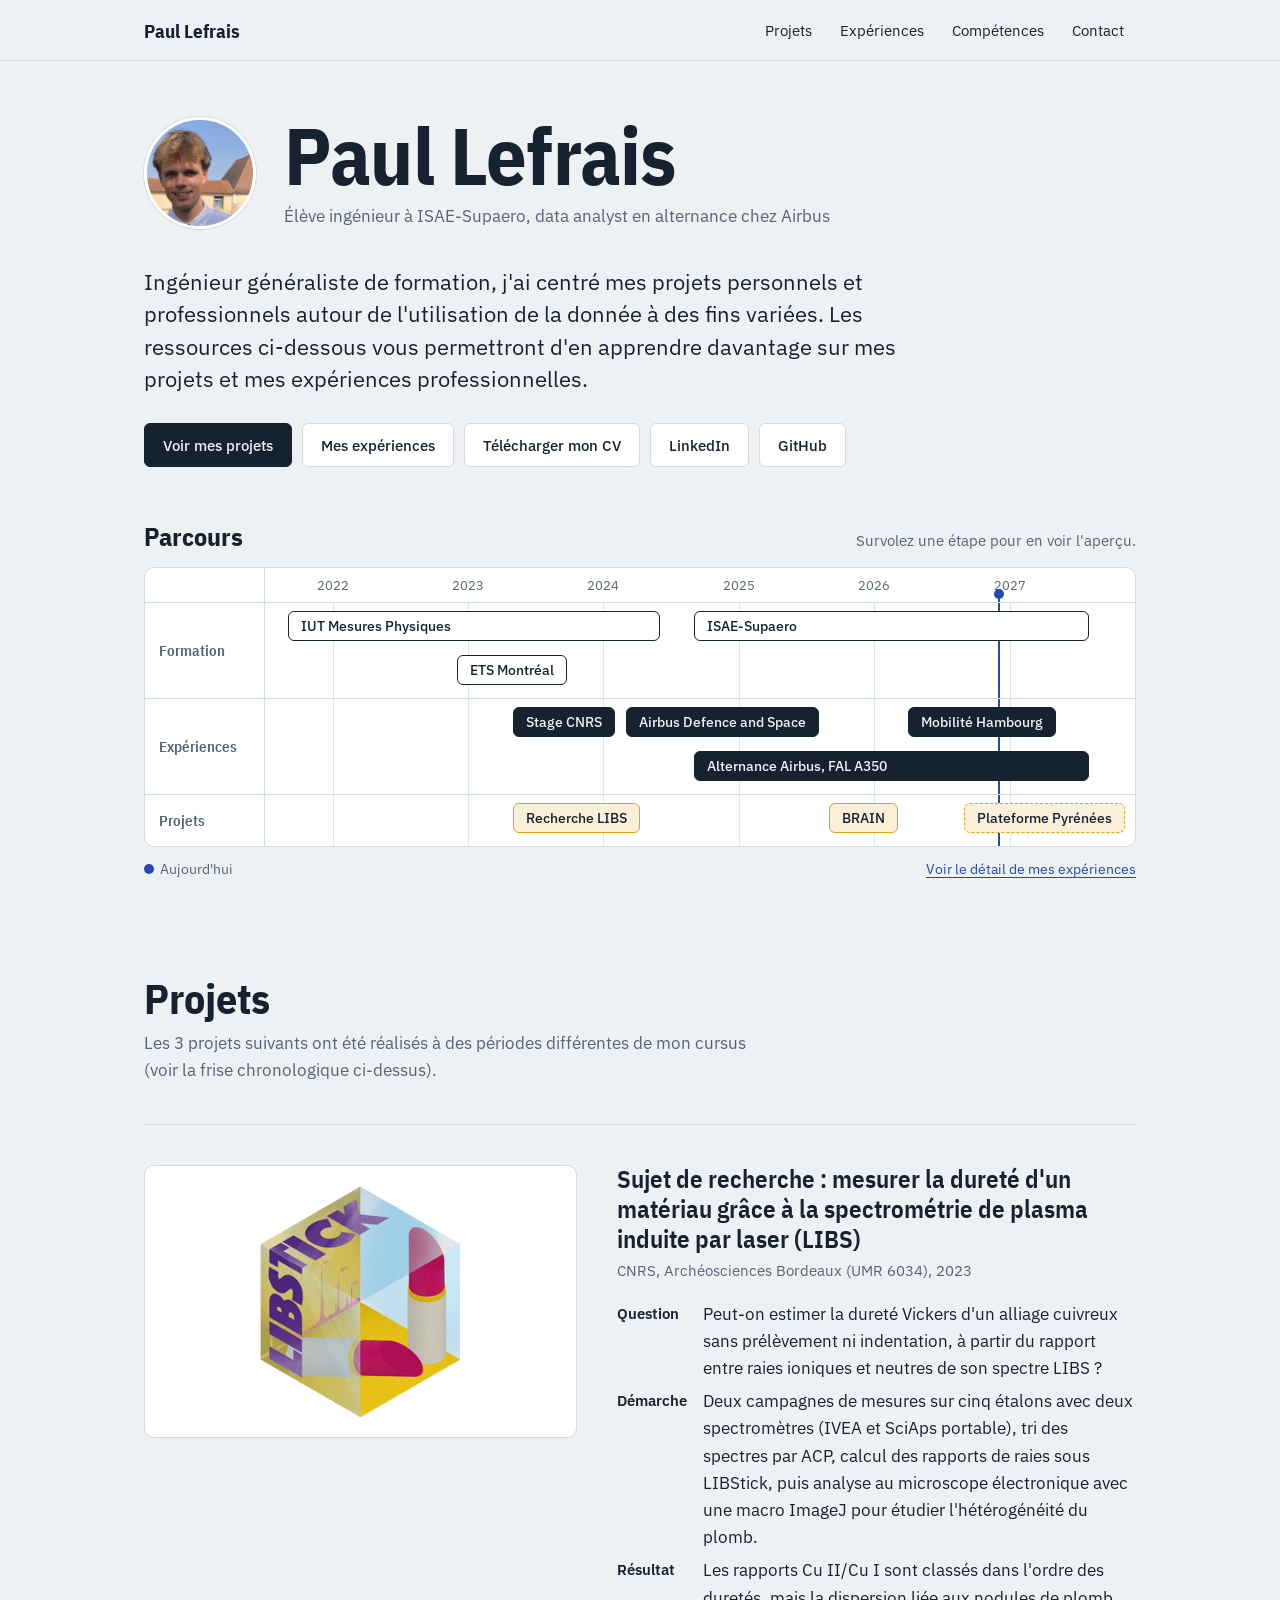
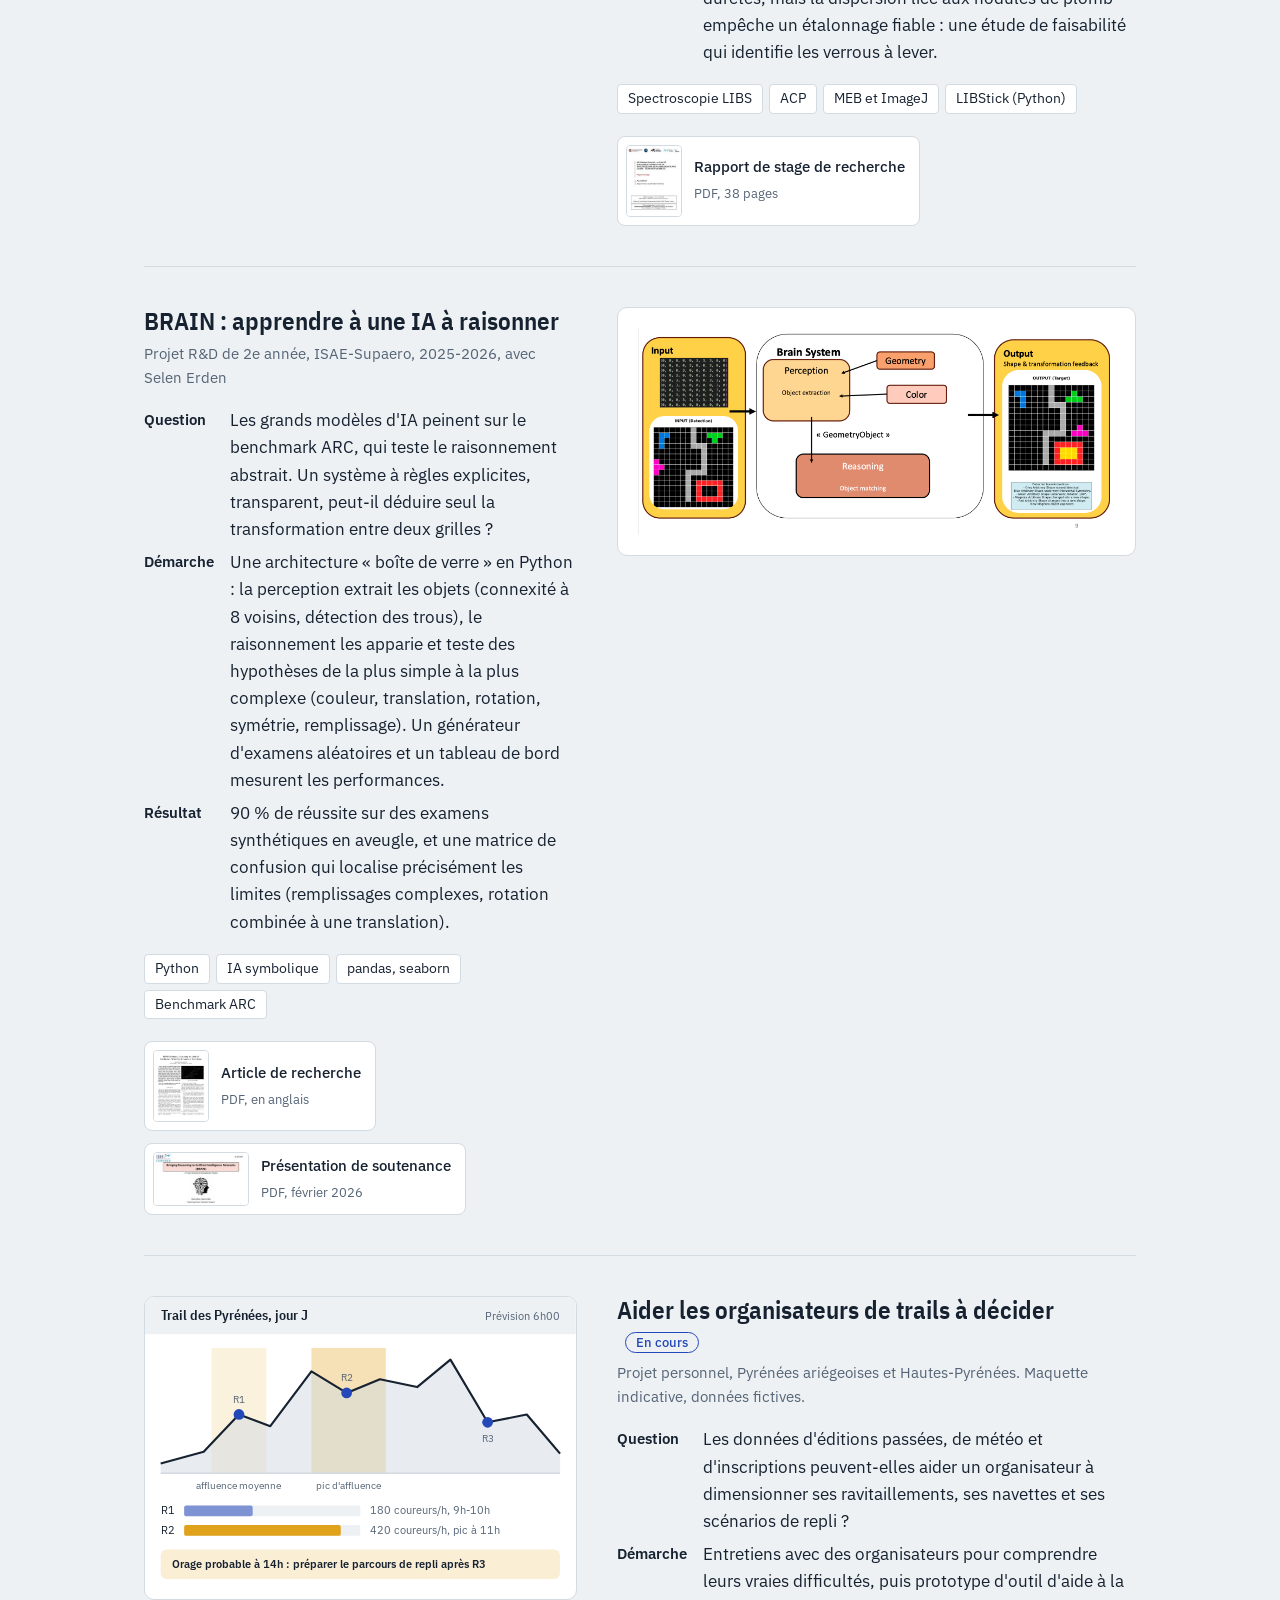
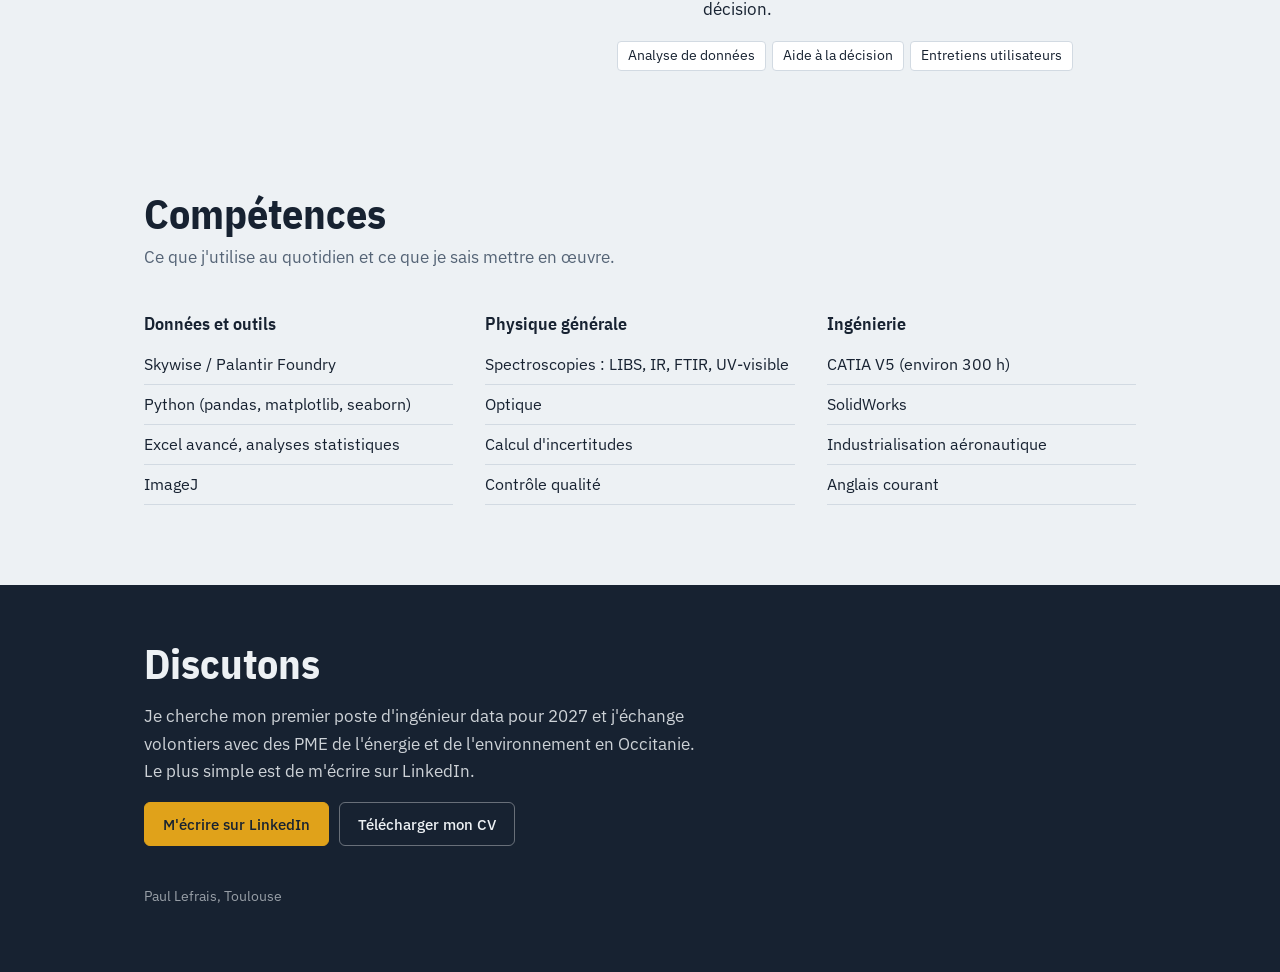
<file: index.html>
<!DOCTYPE html>
<html lang="fr">
<head>
<meta charset="utf-8">
<meta name="viewport" content="width=device-width, initial-scale=1, viewport-fit=cover">
<title>Paul Lefrais | Étudiant ingénieur, Data Analyst chez Airbus</title>
<meta name="description" content="Élève ingénieur à ISAE-Supaero et data analyst en alternance chez Airbus. Projets : dureté des métaux par LIBS, raisonnement en IA, aide à la décision pour les trails pyrénéens.">
<meta property="og:title" content="Paul Lefrais | Étudiant ingénieur, Data Analyst chez Airbus">
<meta property="og:description" content="Élève ingénieur ISAE-Supaero, data analyst en alternance chez Airbus.">
<meta property="og:image" content="photo.jpg">
<link rel="icon" href="data:image/svg+xml,<svg xmlns='http://www.w3.org/2000/svg' viewBox='0 0 32 32'><rect width='32' height='32' rx='6' fill='%23172231'/><path d='M4 24 L10 24 L13 10 L16 24 L19 18 L22 24 L28 24' stroke='%23F2B632' stroke-width='2.5' fill='none'/></svg>">
<link rel="preconnect" href="https://fonts.googleapis.com">
<link rel="preconnect" href="https://fonts.gstatic.com" crossorigin>
<link href="https://fonts.googleapis.com/css2?family=IBM+Plex+Sans+Condensed:wght@500;600;700&family=IBM+Plex+Sans:ital,wght@0,400;0,500;0,600;1,400&display=swap" rel="stylesheet">
<link rel="stylesheet" href="style.css">
</head>
<body>

<!-- ============ Barre de navigation (identique sur les deux pages) ============ -->
<header class="topbar">
  <div class="wrap">
    <a class="brand" href="index.html">Paul Lefrais</a>
    <nav class="menu" aria-label="Navigation principale">
      <a href="index.html#projets">Projets</a>
      <a href="experiences.html">Expériences</a>
      <a href="index.html#competences">Compétences</a>
      <a href="index.html#contact">Contact</a>
    </nav>
  </div>
</header>

<div class="hero"><div class="wrap">
  <div class="id">
    <img src="photo.jpg" alt="Photo de Paul Lefrais" width="112" height="112">
    <div>
      <h1>Paul Lefrais</h1>
      <p class="role">Élève ingénieur à ISAE-Supaero, data analyst en alternance chez Airbus</p>
    </div>
  </div>
  <p class="pitch">Ingénieur généraliste de formation, j'ai centré mes projets personnels et professionnels autour de l'utilisation de la donnée à des fins variées. Les ressources ci-dessous vous permettront d'en apprendre davantage sur mes projets et mes expériences professionnelles.</p>
  <div class="actions">
    <a class="btn primary" href="#projets">Voir mes projets</a>
    <a class="btn" href="experiences.html">Mes expériences</a>
    <a class="btn" href="cv.pdf" download>Télécharger mon CV</a>
    <a class="btn" href="https://www.linkedin.com/in/paullefrais" target="_blank" rel="noopener">LinkedIn</a>
    <a class="btn" href="https://github.com/paullefrais" target="_blank" rel="noopener">GitHub</a>
  </div>

  <!-- ============ Frise chronologique ============ -->
  <div class="frise-head">
    <h2>Parcours</h2>
    <p class="hint-desk">Survolez une étape pour en voir l'aperçu.</p>
  </div>
  <div class="frise">
    <div class="lanes" id="lanes"></div>
    <div class="track-scroll" id="track-scroll"><div class="track" id="track"></div></div>
  </div>
  <p class="frise-foot">
    <span><span class="today-key"></span>Aujourd'hui<span class="swipe">. Faites glisser la frise et touchez une étape.</span></span>
    <a href="experiences.html">Voir le détail de mes expériences</a>
  </p>
</div></div>

<!-- Carte d'aperçu, remplie par le script en bas de page -->
<div class="peek" id="peek" hidden>
  <button class="peek-close" id="peek-close" type="button" aria-label="Fermer l'aperçu">×</button>
  <img id="peek-img" alt="">
  <div class="peek-body">
    <p class="peek-kind" id="peek-kind"></p>
    <h3 id="peek-title"></h3>
    <p id="peek-text"></p>
    <a class="more" id="peek-link" href="#">Lire le détail</a>
  </div>
</div>

<main>
<section id="projets"><div class="wrap">
  <h2>Projets</h2>
  <p class="lede">Les 3 projets suivants ont été réalisés à des périodes différentes de mon cursus (voir la frise chronologique ci-dessus).</p>

  <article class="project" id="projet-libs">
    <div class="fig logo"><img src="images/libstick.png" alt="Logo de l'application LIBStick" width="240" height="277" loading="lazy"></div>
    <div>
      <h3>Sujet de recherche : mesurer la dureté d'un matériau grâce à la spectrométrie de plasma induite par laser (LIBS)</h3>
      <p class="ctx">CNRS, Archéosciences Bordeaux (UMR 6034), 2023</p>
      <dl>
        <dt>Question</dt><dd>Peut-on estimer la dureté Vickers d'un alliage cuivreux sans prélèvement ni indentation, à partir du rapport entre raies ioniques et neutres de son spectre LIBS ?</dd>
        <dt>Démarche</dt><dd>Deux campagnes de mesures sur cinq étalons avec deux spectromètres (IVEA et SciAps portable), tri des spectres par ACP, calcul des rapports de raies sous LIBStick, puis analyse au microscope électronique avec une macro ImageJ pour étudier l'hétérogénéité du plomb.</dd>
        <dt>Résultat</dt><dd>Les rapports Cu II/Cu I sont classés dans l'ordre des duretés, mais la dispersion liée aux nodules de plomb empêche un étalonnage fiable : une étude de faisabilité qui identifie les verrous à lever.</dd>
      </dl>
      <ul class="tools"><li>Spectroscopie LIBS</li><li>ACP</li><li>MEB et ImageJ</li><li>LIBStick (Python)</li></ul>
      <!-- Documents : chaque lien s'affiche automatiquement dès que le fichier existe dans le dossier docs/ -->
      <div class="docs">
        <a class="doc" data-doc href="docs/libs-rapport.pdf" target="_blank" rel="noopener">
          <img class="doc-thumb" src="docs/libs-rapport.jpg" alt="" data-type="PDF">
          <span><strong>Rapport de stage de recherche</strong><small>PDF, 38 pages</small></span>
        </a>
      </div>
    </div>
  </article>

  <article class="project" id="projet-brain">
    <div class="fig"><img src="images/brain.png" alt="Schéma du système BRAIN : une grille d'entrée passe par un module de perception (géométrie, couleur) puis un module de raisonnement qui produit la grille de sortie" width="1762" height="766" loading="lazy"></div>
    <div>
      <h3>BRAIN : apprendre à une IA à raisonner</h3>
      <p class="ctx">Projet R&amp;D de 2e année, ISAE-Supaero, 2025-2026, avec Selen Erden</p>
      <dl>
        <dt>Question</dt><dd>Les grands modèles d'IA peinent sur le benchmark ARC, qui teste le raisonnement abstrait. Un système à règles explicites, transparent, peut-il déduire seul la transformation entre deux grilles ?</dd>
        <dt>Démarche</dt><dd>Une architecture « boîte de verre » en Python : la perception extrait les objets (connexité à 8 voisins, détection des trous), le raisonnement les apparie et teste des hypothèses de la plus simple à la plus complexe (couleur, translation, rotation, symétrie, remplissage). Un générateur d'examens aléatoires et un tableau de bord mesurent les performances.</dd>
        <dt>Résultat</dt><dd>90 % de réussite sur des examens synthétiques en aveugle, et une matrice de confusion qui localise précisément les limites (remplissages complexes, rotation combinée à une translation).</dd>
      </dl>
      <ul class="tools"><li>Python</li><li>IA symbolique</li><li>pandas, seaborn</li><li>Benchmark ARC</li></ul>
      <div class="docs">
        <a class="doc" data-doc href="docs/brain-rapport.pdf" target="_blank" rel="noopener">
          <img class="doc-thumb" src="docs/brain-rapport.jpg" alt="" data-type="PDF">
          <span><strong>Article de recherche</strong><small>PDF, en anglais</small></span>
        </a>
        <a class="doc" data-doc href="docs/brain-presentation.pdf" target="_blank" rel="noopener">
          <img class="doc-thumb wide" src="docs/brain-presentation.jpg" alt="" data-type="PDF">
          <span><strong>Présentation de soutenance</strong><small>PDF, février 2026</small></span>
        </a>
      </div>
    </div>
  </article>

  <article class="project" id="projet-pyrenees">
    <div class="fig dash">
      <svg viewBox="0 0 440 300" role="img" aria-label="Maquette de l'outil : profil d'altitude du trail avec zones d'affluence prévue aux ravitaillements et alerte météo">
        <rect x="0" y="0" width="440" height="300" fill="var(--paper)"/>
        <rect x="0" y="0" width="440" height="38" fill="var(--mist)"/>
        <text x="16" y="24" font-family="IBM Plex Sans Condensed, Arial Narrow, sans-serif" font-weight="600" font-size="14" fill="var(--ink)">Trail des Pyrénées, jour J</text>
        <text x="424" y="24" text-anchor="end" font-family="IBM Plex Sans, sans-serif" font-size="11" fill="var(--muted)">Prévision 6h00</text>
        <rect x="68" y="52" width="56" height="128" fill="var(--signal)" opacity=".14"/>
        <rect x="170" y="52" width="76" height="128" fill="var(--signal)" opacity=".32"/>
        <path d="M16 170 L60 158 L96 120 L128 132 L170 76 L206 98 L240 84 L278 92 L312 64 L350 128 L390 120 L424 160 L424 180 L16 180 Z" fill="var(--rule)" opacity=".5"/>
        <path d="M16 170 L60 158 L96 120 L128 132 L170 76 L206 98 L240 84 L278 92 L312 64 L350 128 L390 120 L424 160" fill="none" stroke="var(--ink)" stroke-width="2.2" stroke-linejoin="round"/>
        <line x1="16" y1="180" x2="424" y2="180" stroke="var(--rule)" stroke-width="1.5"/>
        <g font-family="IBM Plex Sans, sans-serif" font-size="10.5" fill="var(--muted)" text-anchor="middle">
          <circle cx="96" cy="120" r="5.5" fill="var(--accent)"/><text x="96" y="108">R1</text>
          <circle cx="206" cy="98" r="5.5" fill="var(--accent)"/><text x="206" y="86">R2</text>
          <circle cx="350" cy="128" r="5.5" fill="var(--accent)"/><text x="350" y="148">R3</text>
          <text x="96" y="196">affluence moyenne</text><text x="208" y="196">pic d'affluence</text>
        </g>
        <g font-family="IBM Plex Sans, sans-serif" font-size="11" fill="var(--ink)">
          <text x="16" y="222">R1</text><rect x="40" y="213" width="180" height="11" rx="2" fill="var(--mist)"/><rect x="40" y="213" width="70" height="11" rx="2" fill="var(--accent)" opacity=".55"/><text x="230" y="222" fill="var(--muted)">180 coureurs/h, 9h-10h</text>
          <text x="16" y="242">R2</text><rect x="40" y="233" width="180" height="11" rx="2" fill="var(--mist)"/><rect x="40" y="233" width="160" height="11" rx="2" fill="var(--signal)"/><text x="230" y="242" fill="var(--muted)">420 coureurs/h, pic à 11h</text>
        </g>
        <rect x="16" y="258" width="408" height="30" rx="6" fill="var(--signal)" opacity=".18"/>
        <text x="28" y="277" font-family="IBM Plex Sans, sans-serif" font-size="11.5" font-weight="600" fill="var(--ink)">Orage probable à 14h : préparer le parcours de repli après R3</text>
      </svg>
    </div>
    <div>
      <h3>Aider les organisateurs de trails à décider <span class="status">En cours</span></h3>
      <p class="ctx">Projet personnel, Pyrénées ariégeoises et Hautes-Pyrénées. Maquette indicative, données fictives.</p>
      <dl>
        <dt>Question</dt><dd>Les données d'éditions passées, de météo et d'inscriptions peuvent-elles aider un organisateur à dimensionner ses ravitaillements, ses navettes et ses scénarios de repli ?</dd>
        <dt>Démarche</dt><dd>Entretiens avec des organisateurs pour comprendre leurs vraies difficultés, puis prototype d'outil d'aide à la décision.</dd>
      </dl>
      <ul class="tools"><li>Analyse de données</li><li>Aide à la décision</li><li>Entretiens utilisateurs</li></ul>
    </div>
  </article>
</div></section>

<section id="competences"><div class="wrap">
  <h2>Compétences</h2>
  <p class="lede">Ce que j'utilise au quotidien et ce que je sais mettre en œuvre.</p>
  <div class="skills">
    <div><h3>Données et outils</h3><ul><li>Skywise / Palantir Foundry</li><li>Python (pandas, matplotlib, seaborn)</li><li>Excel avancé, analyses statistiques</li><li>ImageJ</li></ul></div>
    <div><h3>Physique générale</h3><ul><li>Spectroscopies : LIBS, IR, FTIR, UV-visible</li><li>Optique</li><li>Calcul d'incertitudes</li><li>Contrôle qualité</li></ul></div>
    <div><h3>Ingénierie</h3><ul><li>CATIA V5 (environ 300 h)</li><li>SolidWorks</li><li>Industrialisation aéronautique</li><li>Anglais courant</li></ul></div>
  </div>
</div></section>
</main>

<div class="contact" id="contact">
  <div class="wrap">
    <h2>Discutons</h2>
    <p>Je cherche mon premier poste d'ingénieur data pour 2027 et j'échange volontiers avec des PME de l'énergie et de l'environnement en Occitanie. Le plus simple est de m'écrire sur LinkedIn.</p>
    <div class="actions">
      <a class="btn primary" href="https://www.linkedin.com/in/paullefrais" target="_blank" rel="noopener">M'écrire sur LinkedIn</a>
      <!-- <a class="btn" href="mailto:ton.adresse@exemple.com">M'écrire par email</a> -->
      <a class="btn" href="cv.pdf" download>Télécharger mon CV</a>
    </div>
    <footer>Paul Lefrais, Toulouse</footer>
  </div>
</div>

<script>
/* =====================================================================
   MENU : surligne l'onglet de la section affichée à l'écran
   ===================================================================== */
(function(){
  const links = [...document.querySelectorAll('.menu a[href^="index.html#"]')];
  const map = new Map(links.map(a => [a.hash.slice(1), a]));
  const seen = new Set();
  const update = () => {
    links.forEach(a => a.removeAttribute("aria-current"));
    const ids = [...map.keys()].filter(id => seen.has(id));
    if (ids.length) map.get(ids[ids.length - 1]).setAttribute("aria-current", "location");
  };
  const io = new IntersectionObserver(entries => {
    entries.forEach(e => e.isIntersecting ? seen.add(e.target.id) : seen.delete(e.target.id));
    update();
  }, { rootMargin: "-45% 0px -50% 0px" });
  map.forEach((a, id) => { const s = document.getElementById(id); if (s) io.observe(s); });
})();

/* =====================================================================
   FRISE CHRONOLOGIQUE
   Pour ajouter / modifier une étape : édite simplement la liste ci-dessous.
   - lane : "Formation", "Expériences" ou "Projets"
   - row  : 0 ou 1 (deuxième ligne quand deux étapes se chevauchent)
   - from / to : "AAAA-MM" ; to: "now" pour une étape en cours
   - img, link : facultatifs
   ===================================================================== */
const ETAPES = [
  { lane:"Formation", row:0, from:"2021-09", to:"2024-06", label:"IUT Mesures Physiques",
    kind:"Formation, Bordeaux, 2021 à 2024", title:"BUT Mesures Physiques",
    text:"Parcours international, option matériaux et contrôle physico-chimique." },
  { lane:"Formation", row:1, from:"2022-12", to:"2023-04", label:"ETS Montréal",
    kind:"Échange universitaire, décembre 2022 à avril 2023", title:"École de technologie supérieure, Montréal",
    text:"Un semestre en génie mécanique au Canada." },
  { lane:"Formation", row:0, from:"2024-09", to:"2027-08", label:"ISAE-Supaero",
    kind:"Formation, Toulouse, 2024 à 2027", title:"Diplôme d'ingénieur ISAE-Supaero",
    text:"Industrialisation et méthodes pour l'aéronautique et l'espace, en alternance chez Airbus." },

  { lane:"Expériences", row:0, from:"2023-05", to:"2023-08", label:"Stage CNRS", cls:"exp",
    kind:"Stage de recherche, mai à juillet 2023", title:"CNRS, Archéosciences Bordeaux",
    text:"Mesurer la dureté des matériaux par spectrométrie de plasma induite par laser (LIBS).",
    img:"images/cnrs-libs-setup.jpg", link:"experiences.html#cnrs" },
  { lane:"Expériences", row:0, from:"2024-03", to:"2024-07", label:"Airbus Defence and Space", cls:"exp",
    kind:"Stage, mars à juin 2024", title:"Airbus Defence and Space, Toulouse",
    text:"Contamination des satellites : validation d'une nouvelle solution d'étalonnage d'un spectromètre FTIR en salle blanche.",
    img:"images/airbus-ds-satellite.jpg", link:"experiences.html#airbus-ds" },
  { lane:"Expériences", row:1, from:"2024-09", to:"2027-08", label:"Alternance Airbus, FAL A350", cls:"exp",
    kind:"Alternance, 2024 à 2027", title:"Ingénieur data, FAL A350, Airbus",
    text:"Business Data Analyst sur Skywise (Palantir Foundry) : applications et tableaux de bord utilisés en production.",
    img:"images/fal-a350.jpg", link:"experiences.html#airbus-alternance" },
  { lane:"Expériences", row:0, from:"2026-04", to:"2026-05", label:"Mobilité Hambourg", cls:"exp",
    kind:"Mobilité internationale, avril 2026, 6 semaines", title:"Airbus Aerostructures GmbH, Hambourg",
    text:"Création et maintenance de dashboards Skywise utilisés sur les lignes A321 et A330/A350.",
    img:"images/skywise-reliability.jpg", link:"experiences.html#hambourg" },

  { lane:"Projets", row:0, from:"2023-05", to:"2023-08", label:"Recherche LIBS", cls:"proj",
    kind:"Projet de recherche, 2023", title:"Dureté des matériaux par LIBS",
    text:"Corréler l'intensité de raies d'émission LIBS avec la dureté d'alliages cuivreux.",
    img:"images/libstick.png", link:"#projet-libs" },
  { lane:"Projets", row:0, from:"2025-09", to:"2026-03", label:"BRAIN", cls:"proj",
    kind:"Projet R&D ISAE-Supaero, soutenu en février 2026", title:"BRAIN : apprendre à une IA à raisonner",
    text:"Un système à règles explicites qui déduit seul les transformations de grilles du benchmark ARC : 90 % de réussite en aveugle.",
    img:"images/brain.png", link:"#projet-brain" },
  { lane:"Projets", row:0, from:"2026-09", to:"now", label:"Plateforme Pyrénées", cls:"proj ongoing",
    kind:"Projet personnel, en cours", title:"Aide à la décision pour les trails",
    text:"Des données pour aider les organisateurs à dimensionner ravitaillements, navettes et scénarios météo.",
    link:"#projet-pyrenees" }
];

const DEBUT = 2021.5, FIN = 2028.0;          // bornes de la frise
const LANES = ["Formation", "Expériences", "Projets"];
const ROW_H = 44;

(function frise(){
  const toYear = s => {
    if (s === "now") { const d = new Date(); return d.getFullYear() + d.getMonth()/12; }
    const [y, m] = s.split("-").map(Number); return y + (m-1)/12;
  };
  const pct = y => ((y - DEBUT) / (FIN - DEBUT) * 100);
  const track = document.getElementById("track");
  const lanesCol = document.getElementById("lanes");

  // Axe des années + lignes verticales
  const axis = document.createElement("div"); axis.className = "axis"; track.appendChild(axis);
  for (let y = Math.ceil(DEBUT); y < FIN; y++) {
    const s = document.createElement("span"); s.textContent = y; s.style.left = pct(y) + "%"; axis.appendChild(s);
    const g = document.createElement("div"); g.className = "gridline"; g.style.left = pct(y) + "%"; track.appendChild(g);
  }
  const t = document.createElement("div"); t.className = "today"; t.style.left = pct(toYear("now")) + "%"; track.appendChild(t);

  // Couloirs
  LANES.forEach(name => {
    const rows = Math.max(...ETAPES.filter(e => e.lane === name).map(e => e.row)) + 1;
    const h = rows * ROW_H + 8;
    const label = document.createElement("div"); label.className = "lane-name"; label.style.height = h + "px"; label.textContent = name;
    lanesCol.appendChild(label);
    const lane = document.createElement("div"); lane.className = "lane"; lane.style.height = h + "px";
    ETAPES.filter(e => e.lane === name).forEach(e => {
      const b = document.createElement("button");
      b.type = "button"; b.className = "item " + (e.cls || "");
      b.textContent = e.label;
      b.style.left = pct(toYear(e.from)) + "%";
      b.style.width = (pct(toYear(e.to)) - pct(toYear(e.from))) + "%";
      b.style.top = (8 + e.row * ROW_H) + "px";
      b.setAttribute("aria-controls", "peek"); b.setAttribute("aria-expanded", "false");
      b._etape = e;
      lane.appendChild(b);
    });
    track.appendChild(lane);
  });

  // Carte d'aperçu
  const peek = document.getElementById("peek");
  const pImg = document.getElementById("peek-img"), pKind = document.getElementById("peek-kind"),
        pTitle = document.getElementById("peek-title"), pText = document.getElementById("peek-text"),
        pLink = document.getElementById("peek-link");
  let current = null, hideTimer = null, lastPointer = "mouse", shownAt = 0;
  const sheet = () => matchMedia("(max-width:640px)").matches;

  function show(btn){
    clearTimeout(hideTimer);
    if (current && current !== btn) current.setAttribute("aria-expanded", "false");
    if (current !== btn || peek.hidden) shownAt = Date.now();
    const e = btn._etape; current = btn;
    btn.setAttribute("aria-expanded", "true");
    if (e.img) { pImg.src = e.img; pImg.hidden = false; } else { pImg.hidden = true; pImg.removeAttribute("src"); }
    pKind.textContent = e.kind; pTitle.textContent = e.title; pText.textContent = e.text;
    if (e.link) { pLink.href = e.link; pLink.hidden = false; } else { pLink.hidden = true; }
    peek.hidden = false;
    if (sheet()) return;
    const r = btn.getBoundingClientRect(), pw = peek.offsetWidth, ph = peek.offsetHeight;
    let left = Math.max(12, Math.min(r.left + r.width/2 - pw/2, innerWidth - pw - 12));
    let top = r.top - ph - 10; if (top < 70) top = r.bottom + 10;
    peek.style.left = left + "px"; peek.style.top = top + "px";
  }
  function hide(){
    peek.hidden = true;
    if (current) current.setAttribute("aria-expanded", "false");
    current = null;
  }
  const hideSoon = () => { clearTimeout(hideTimer); hideTimer = setTimeout(hide, 200); };

  track.addEventListener("pointerdown", ev => { lastPointer = ev.pointerType; });
  track.addEventListener("pointerover", ev => { if (ev.pointerType !== "mouse") return; const b = ev.target.closest(".item"); if (b) show(b); });
  track.addEventListener("pointerout", ev => { if (ev.pointerType !== "mouse") return; if (ev.target.closest(".item")) hideSoon(); });
  track.addEventListener("focusin", ev => { const b = ev.target.closest(".item"); if (b) show(b); });
  track.addEventListener("click", ev => {
    const b = ev.target.closest(".item"); if (!b) return;
    if (lastPointer === "mouse" && b._etape.link) { location.href = b._etape.link; hide(); return; }
    if (current === b && !peek.hidden && Date.now() - shownAt > 400) hide(); else show(b);
  });
  peek.addEventListener("mouseenter", () => clearTimeout(hideTimer));
  peek.addEventListener("mouseleave", () => { if (!sheet()) hideSoon(); });
  pLink.addEventListener("click", hide);
  document.getElementById("peek-close").addEventListener("click", hide);
  document.addEventListener("keydown", ev => { if (ev.key === "Escape" && !peek.hidden) { const b = current; hide(); b && b.focus(); } });
  document.addEventListener("pointerdown", ev => { if (!peek.hidden && !peek.contains(ev.target) && !ev.target.closest(".item")) hide(); });
  document.getElementById("track-scroll").addEventListener("scroll", () => { if (!sheet()) hide(); }, { passive:true });
  addEventListener("scroll", () => { if (!sheet() && !peek.hidden) hide(); }, { passive:true });
})();

/* =====================================================================
   DOCUMENTS : un lien n'apparaît que si le fichier existe vraiment,
   et la miniature est remplacée par une étiquette si l'image manque.
   ===================================================================== */
document.querySelectorAll(".doc-thumb").forEach(img => {
  const ph = () => { const s = document.createElement("span"); s.className = "doc-ph"; s.textContent = img.dataset.type || "DOC"; img.replaceWith(s); };
  if (img.complete && img.naturalWidth === 0) ph(); else img.addEventListener("error", ph);
});
document.querySelectorAll("a[data-doc]").forEach(a => {
  if (location.protocol === "file:") return;           // aperçu local : on laisse tout visible
  fetch(a.href, { method:"HEAD" }).then(r => { if (!r.ok) a.hidden = true; }).catch(() => {});
});
</script>
</body>
</html>
</file>
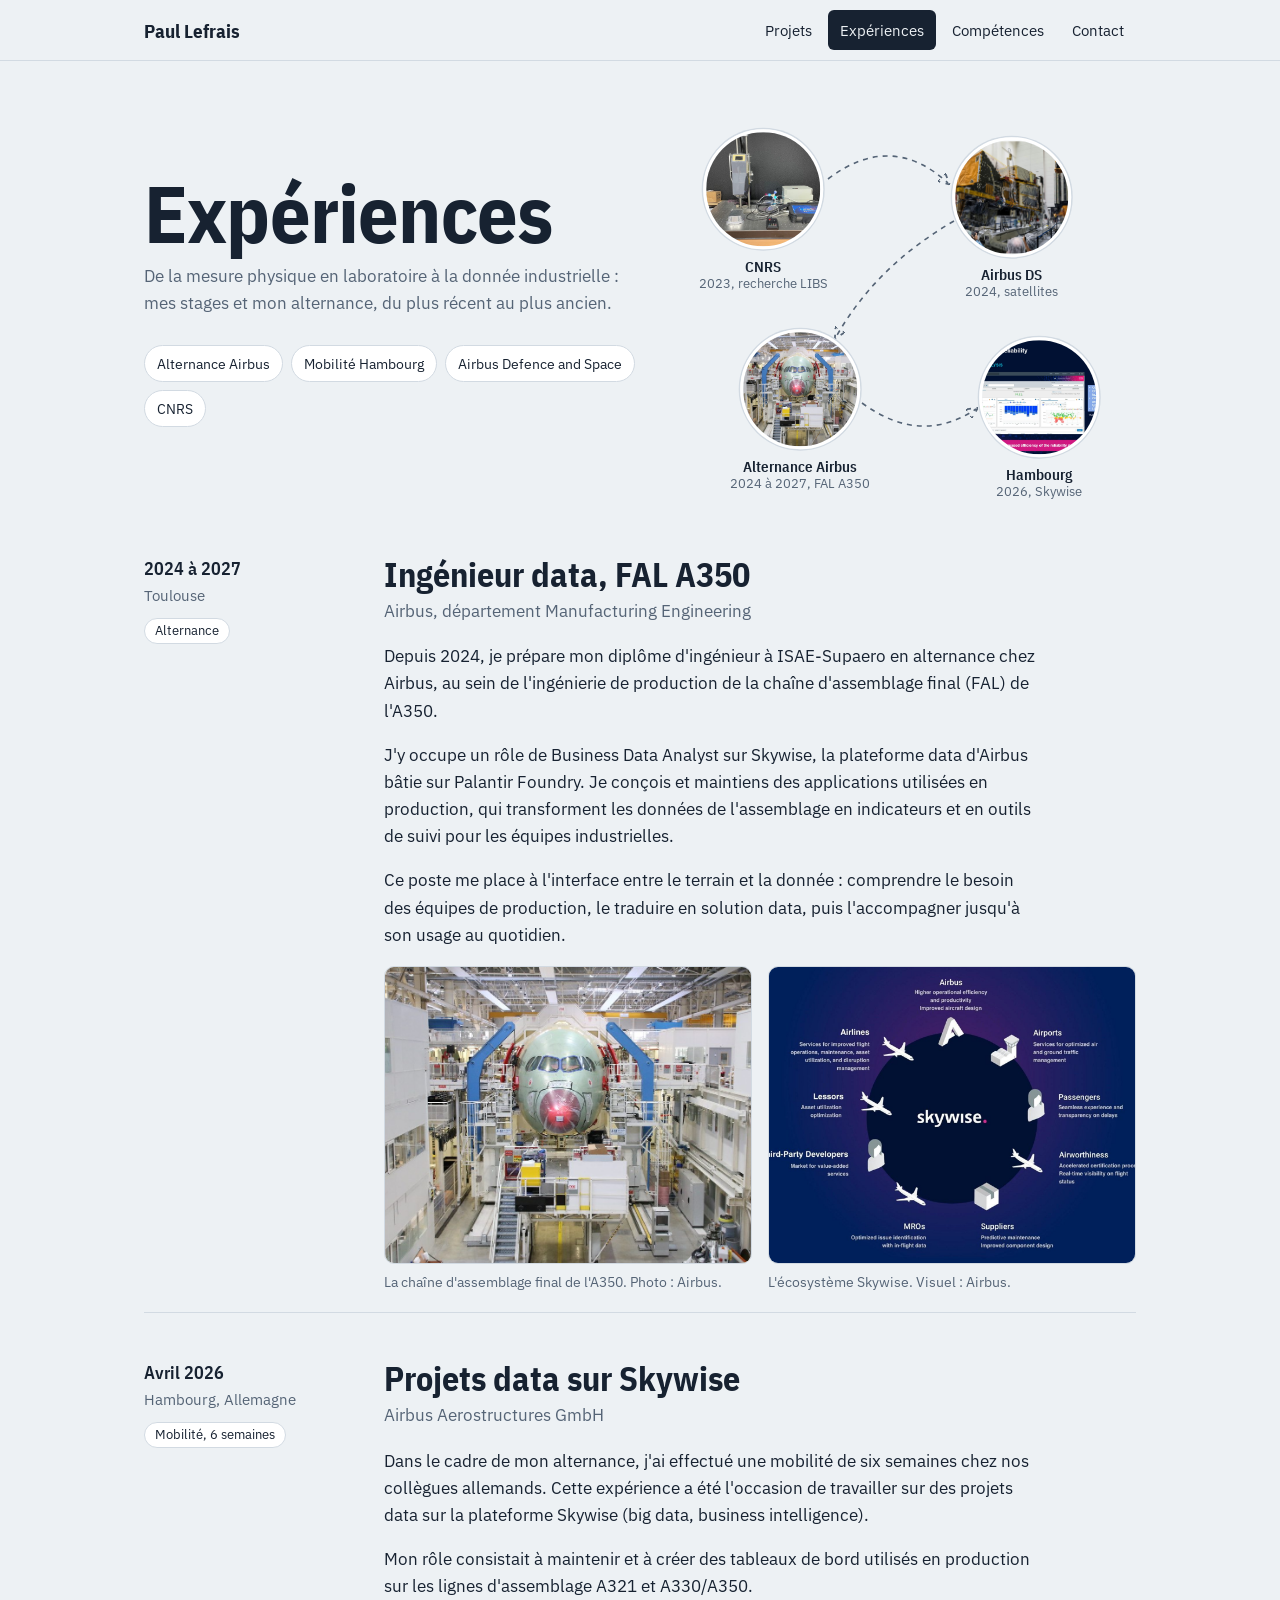
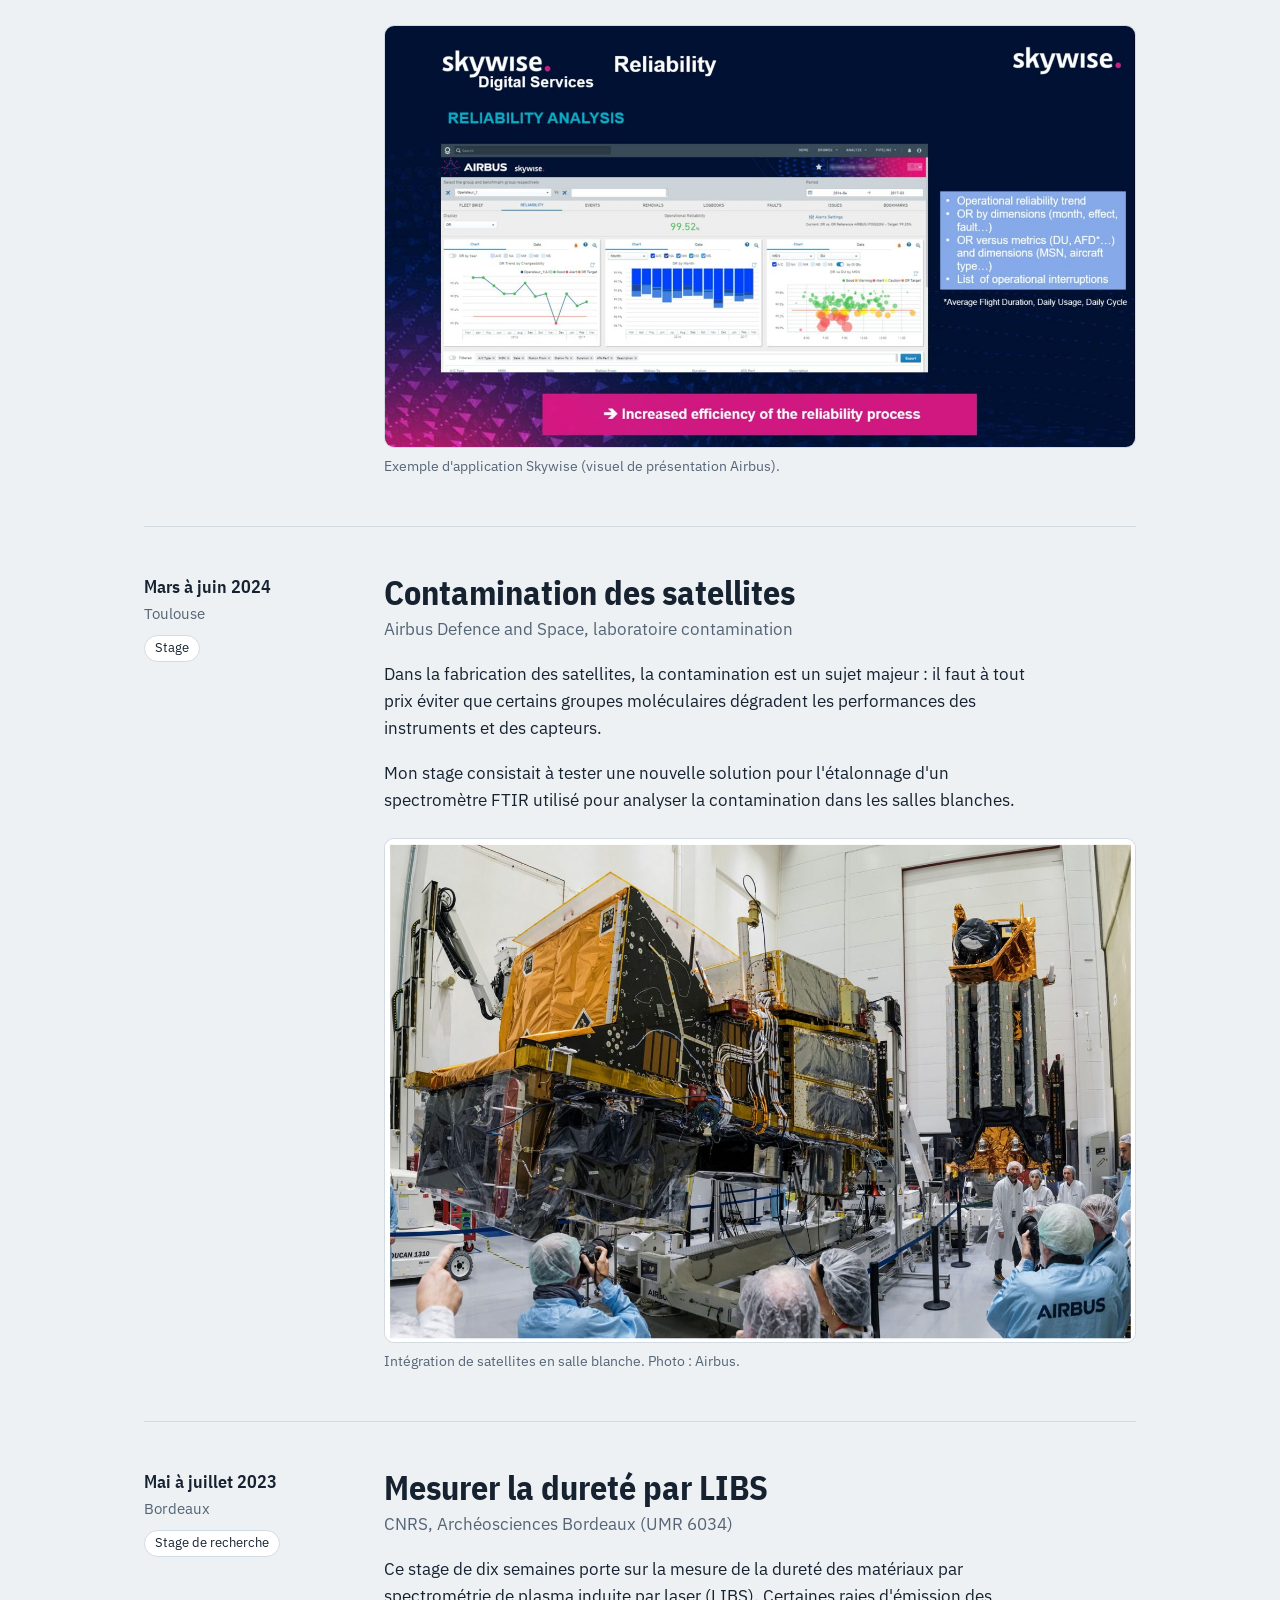
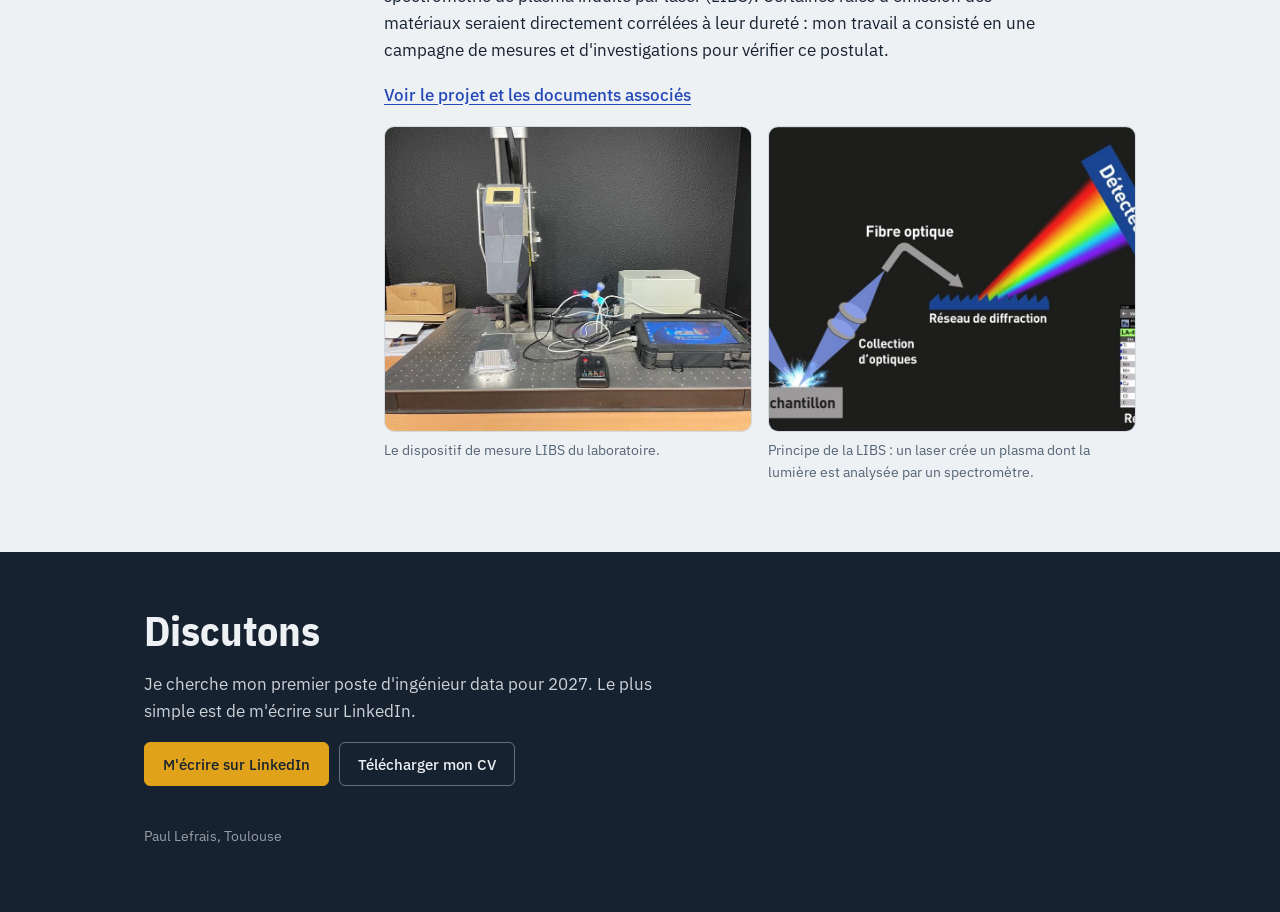
<file: experiences.html>
<!DOCTYPE html>
<html lang="fr">
<head>
<meta charset="utf-8">
<meta name="viewport" content="width=device-width, initial-scale=1, viewport-fit=cover">
<title>Expériences | Paul Lefrais</title>
<meta name="description" content="Alternance Airbus (FAL A350, Skywise), mobilité à Hambourg, stages chez Airbus Defence and Space et au CNRS.">
<meta property="og:title" content="Expériences | Paul Lefrais">
<meta property="og:image" content="images/fal-a350.jpg">
<link rel="icon" href="data:image/svg+xml,<svg xmlns='http://www.w3.org/2000/svg' viewBox='0 0 32 32'><rect width='32' height='32' rx='6' fill='%23172231'/><path d='M4 24 L10 24 L13 10 L16 24 L19 18 L22 24 L28 24' stroke='%23F2B632' stroke-width='2.5' fill='none'/></svg>">
<link rel="preconnect" href="https://fonts.googleapis.com">
<link rel="preconnect" href="https://fonts.gstatic.com" crossorigin>
<link href="https://fonts.googleapis.com/css2?family=IBM+Plex+Sans+Condensed:wght@500;600;700&family=IBM+Plex+Sans:ital,wght@0,400;0,500;0,600;1,400&display=swap" rel="stylesheet">
<link rel="stylesheet" href="style.css">
</head>
<body>

<header class="topbar">
  <div class="wrap">
    <a class="brand" href="index.html">Paul Lefrais</a>
    <nav class="menu" aria-label="Navigation principale">
      <a href="index.html#projets">Projets</a>
      <a href="experiences.html" aria-current="page">Expériences</a>
      <a href="index.html#competences">Compétences</a>
      <a href="#contact">Contact</a>
    </nav>
  </div>
</header>

<main class="wrap">
  <div class="page-head">
    <div>
      <h1>Expériences</h1>
      <p>De la mesure physique en laboratoire à la donnée industrielle : mes stages et mon alternance, du plus récent au plus ancien.</p>
      <ul class="exp-index">
        <li><a href="#airbus-alternance">Alternance Airbus</a></li>
        <li><a href="#hambourg">Mobilité Hambourg</a></li>
        <li><a href="#airbus-ds">Airbus Defence and Space</a></li>
        <li><a href="#cnrs">CNRS</a></li>
      </ul>
    </div>
    <!-- Parcours en images : chaque rond mène à sa section. Positions en % (left, top) modifiables. -->
    <nav class="xp-map" aria-label="Parcours en images">
      <svg viewBox="0 0 460 400" aria-hidden="true">
        <defs><marker id="fl" viewBox="0 0 10 10" refX="8" refY="5" markerWidth="7" markerHeight="7" orient="auto"><path d="M0,0 L10,5 L0,10 z" fill="var(--muted)"/></marker></defs>
        <path d="M152 78 Q 215 30 272 82" marker-end="url(#fl)"/>
        <path d="M278 120 Q 200 165 160 236" marker-end="url(#fl)"/>
        <path d="M186 302 Q 245 345 300 308" marker-end="url(#fl)"/>
      </svg>
      <a class="xp-node" href="#cnrs" style="left:19%; top:22%">
        <span class="ring"><img src="images/cnrs-libs-setup.jpg" alt=""></span>
        <span class="cap">CNRS<small>2023, recherche LIBS</small></span>
      </a>
      <a class="xp-node" href="#airbus-ds" style="left:73%; top:24%">
        <span class="ring"><img src="images/airbus-ds-satellite.jpg" alt=""></span>
        <span class="cap">Airbus DS<small>2024, satellites</small></span>
      </a>
      <a class="xp-node" href="#airbus-alternance" style="left:27%; top:72%">
        <span class="ring"><img src="images/fal-a350.jpg" alt=""></span>
        <span class="cap">Alternance Airbus<small>2024 à 2027, FAL A350</small></span>
      </a>
      <a class="xp-node" href="#hambourg" style="left:79%; top:74%">
        <span class="ring"><img src="images/skywise-reliability.jpg" alt=""></span>
        <span class="cap">Hambourg<small>2026, Skywise</small></span>
      </a>
    </nav>
  </div>

  <!-- ============ Alternance ============ -->
  <article class="xp" id="airbus-alternance">
    <div class="xp-when">
      <p class="dates">2024 à 2027</p>
      <p class="place">Toulouse</p>
      <span class="tag">Alternance</span>
    </div>
    <div>
      <h2>Ingénieur data, FAL A350</h2>
      <p class="org">Airbus, département Manufacturing Engineering</p>
      <p>Depuis 2024, je prépare mon diplôme d'ingénieur à ISAE-Supaero en alternance chez Airbus, au sein de l'ingénierie de production de la chaîne d'assemblage final (FAL) de l'A350.</p>
      <p>J'y occupe un rôle de Business Data Analyst sur Skywise, la plateforme data d'Airbus bâtie sur Palantir Foundry. Je conçois et maintiens des applications utilisées en production, qui transforment les données de l'assemblage en indicateurs et en outils de suivi pour les équipes industrielles.</p>
      <p>Ce poste me place à l'interface entre le terrain et la donnée : comprendre le besoin des équipes de production, le traduire en solution data, puis l'accompagner jusqu'à son usage au quotidien.</p>
      <div class="pair">
        <figure>
          <img src="images/fal-a350.jpg" alt="Un A350 en cours d'assemblage sur la chaîne d'assemblage final à Toulouse" width="1024" height="683" loading="lazy">
          <figcaption>La chaîne d'assemblage final de l'A350. Photo : Airbus.</figcaption>
        </figure>
        <figure>
          <img src="images/skywise-ecosysteme.jpg" alt="Schéma de l'écosystème Skywise reliant Airbus, compagnies aériennes, aéroports, fournisseurs et MRO" width="1400" height="1020" loading="lazy">
          <figcaption>L'écosystème Skywise. Visuel : Airbus.</figcaption>
        </figure>
      </div>
    </div>
  </article>

  <!-- ============ Hambourg ============ -->
  <article class="xp" id="hambourg">
    <div class="xp-when">
      <p class="dates">Avril 2026</p>
      <p class="place">Hambourg, Allemagne</p>
      <span class="tag">Mobilité, 6 semaines</span>
    </div>
    <div>
      <h2>Projets data sur Skywise</h2>
      <p class="org">Airbus Aerostructures GmbH</p>
      <p>Dans le cadre de mon alternance, j'ai effectué une mobilité de six semaines chez nos collègues allemands. Cette expérience a été l'occasion de travailler sur des projets data sur la plateforme Skywise (big data, business intelligence).</p>
      <p>Mon rôle consistait à maintenir et à créer des tableaux de bord utilisés en production sur les lignes d'assemblage A321 et A330/A350.</p>
      <figure>
        <img src="images/skywise-reliability.jpg" alt="Exemple d'application Skywise d'analyse de fiabilité, avec courbes de tendance et histogrammes" width="1400" height="787" loading="lazy">
        <figcaption>Exemple d'application Skywise (visuel de présentation Airbus).</figcaption>
      </figure>
    </div>
  </article>

  <!-- ============ Airbus DS ============ -->
  <article class="xp" id="airbus-ds">
    <div class="xp-when">
      <p class="dates">Mars à juin 2024</p>
      <p class="place">Toulouse</p>
      <span class="tag">Stage</span>
    </div>
    <div>
      <h2>Contamination des satellites</h2>
      <p class="org">Airbus Defence and Space, laboratoire contamination</p>
      <p>Dans la fabrication des satellites, la contamination est un sujet majeur : il faut à tout prix éviter que certains groupes moléculaires dégradent les performances des instruments et des capteurs.</p>
      <p>Mon stage consistait à tester une nouvelle solution pour l'étalonnage d'un spectromètre FTIR utilisé pour analyser la contamination dans les salles blanches.</p>
      <figure>
        <img src="images/airbus-ds-satellite.jpg" alt="Satellites en cours d'intégration dans une salle blanche Airbus" width="1400" height="939" loading="lazy">
        <figcaption>Intégration de satellites en salle blanche. Photo : Airbus.</figcaption>
      </figure>
    </div>
  </article>

  <!-- ============ CNRS ============ -->
  <article class="xp" id="cnrs">
    <div class="xp-when">
      <p class="dates">Mai à juillet 2023</p>
      <p class="place">Bordeaux</p>
      <span class="tag">Stage de recherche</span>
    </div>
    <div>
      <h2>Mesurer la dureté par LIBS</h2>
      <p class="org">CNRS, Archéosciences Bordeaux (UMR 6034)</p>
      <p>Ce stage de dix semaines porte sur la mesure de la dureté des matériaux par spectrométrie de plasma induite par laser (LIBS). Certaines raies d'émission des matériaux seraient directement corrélées à leur dureté : mon travail a consisté en une campagne de mesures et d'investigations pour vérifier ce postulat.</p>
      <p><a class="link-proj" href="index.html#projet-libs">Voir le projet et les documents associés</a></p>
      <div class="pair">
        <figure>
          <img src="images/cnrs-libs-setup.jpg" alt="Le spectromètre LIBS IVEA du laboratoire avec sa tablette de pilotage" width="900" height="675" loading="lazy">
          <figcaption>Le dispositif de mesure LIBS du laboratoire.</figcaption>
        </figure>
        <figure>
          <img src="images/libs-schema.jpg" alt="Principe de la LIBS : un laser focalisé sur l'échantillon crée un plasma dont la lumière passe par une fibre optique et un réseau de diffraction jusqu'au détecteur" width="1400" height="686" loading="lazy">
          <figcaption>Principe de la LIBS : un laser crée un plasma dont la lumière est analysée par un spectromètre.</figcaption>
        </figure>
      </div>
    </div>
  </article>
</main>

<div class="contact" id="contact">
  <div class="wrap">
    <h2>Discutons</h2>
    <p>Je cherche mon premier poste d'ingénieur data pour 2027. Le plus simple est de m'écrire sur LinkedIn.</p>
    <div class="actions">
      <a class="btn primary" href="https://www.linkedin.com/in/paullefrais" target="_blank" rel="noopener">M'écrire sur LinkedIn</a>
      <a class="btn" href="cv.pdf" download>Télécharger mon CV</a>
    </div>
    <footer>Paul Lefrais, Toulouse</footer>
  </div>
</div>

</body>
</html>
</file>
<file: style.css>
/* =========================================================
   Portfolio Paul Lefrais — styles partagés (index + expériences)
   ========================================================= */
:root{
  --mist:#EDF1F4; --paper:#FFFFFF; --ink:#172231; --muted:#556476;
  --rule:#D2DAE2; --accent:#2448B8; --signal:#E0A21A;
  --sans:"IBM Plex Sans",system-ui,-apple-system,"Segoe UI",Roboto,sans-serif;
  --cond:"IBM Plex Sans Condensed","Arial Narrow",system-ui,sans-serif;
  box-sizing:border-box;
  padding-top:env(safe-area-inset-top,0px); padding-bottom:env(safe-area-inset-bottom,0px);
}
@media (prefers-color-scheme:dark){
  :root:not([data-theme="light"]){
    --mist:#0F1722; --paper:#162131; --ink:#E6ECF2; --muted:#9AA9BA;
    --rule:#2A3950; --accent:#7F9CFF; --signal:#F2B632;
  }
}
:root[data-theme="dark"]{
  --mist:#0F1722; --paper:#162131; --ink:#E6ECF2; --muted:#9AA9BA;
  --rule:#2A3950; --accent:#7F9CFF; --signal:#F2B632;
}
*,*::before,*::after{box-sizing:inherit}
[hidden]{display:none !important}
html{scroll-behavior:smooth; scroll-padding-top:calc(env(safe-area-inset-top,0px) + 72px)}
body{margin:0; background:var(--mist); color:var(--ink); font:400 1.0625rem/1.6 var(--sans); -webkit-font-smoothing:antialiased}
img{max-width:100%; height:auto; display:block}
a{color:var(--accent); text-underline-offset:3px}
a:focus-visible,button:focus-visible{outline:3px solid var(--signal); outline-offset:3px; border-radius:4px}
.wrap{max-width:1040px; margin:0 auto; padding:0 24px}

/* ---------- Barre de navigation ---------- */
.topbar{position:sticky; top:0; z-index:20; background:color-mix(in srgb, var(--mist) 88%, transparent); backdrop-filter:blur(10px); -webkit-backdrop-filter:blur(10px); border-bottom:1px solid var(--rule); padding-top:env(safe-area-inset-top,0px); margin-top:calc(-1 * env(safe-area-inset-top,0px))}
.topbar .wrap{display:flex; align-items:center; gap:24px; height:60px}
.brand{font:700 1.2rem var(--cond); color:var(--ink); text-decoration:none; white-space:nowrap}
.menu{display:flex; gap:4px; margin-left:auto; overflow-x:auto; scrollbar-width:none}
.menu::-webkit-scrollbar{display:none}
.menu a{padding:8px 12px; border-radius:6px; color:var(--ink); text-decoration:none; font-size:0.95rem; white-space:nowrap}
.menu a:hover{background:var(--paper)}
.menu a[aria-current]{background:var(--ink); color:var(--mist)}

/* ---------- Boutons ---------- */
.actions{display:flex; flex-wrap:wrap; gap:10px}
.btn{display:inline-flex; align-items:center; gap:8px; padding:11px 18px; border-radius:6px; font:500 0.95rem var(--sans); text-decoration:none; border:1px solid var(--rule); color:var(--ink); background:var(--paper)}
.btn:hover{border-color:var(--ink)}
.btn.primary{background:var(--ink); color:var(--mist); border-color:var(--ink)}
.btn.primary:hover{background:var(--accent); border-color:var(--accent)}

/* ---------- Hero ---------- */
.hero{padding:56px 0 24px}
.id{display:flex; gap:28px; align-items:center}
.id img{width:112px; height:112px; border-radius:50%; object-fit:cover; flex:none; border:3px solid var(--paper); box-shadow:0 0 0 1px var(--rule)}
h1{font:700 clamp(2.8rem,7vw,5rem)/0.95 var(--cond); letter-spacing:-0.01em; margin:0}
.role{margin:10px 0 0; color:var(--muted); font-size:1.05rem}
.pitch{max-width:62ch; font-size:clamp(1.15rem,2.2vw,1.35rem); line-height:1.5; margin:36px 0 28px}

/* ---------- Frise chronologique ---------- */
.frise-head{display:flex; align-items:baseline; justify-content:space-between; gap:16px; flex-wrap:wrap; margin:56px 0 14px}
.frise-head h2{font-size:1.6rem; margin:0}
.frise-head p{margin:0; color:var(--muted); font-size:0.92rem}
.frise{display:grid; grid-template-columns:120px minmax(0,1fr); background:var(--paper); border:1px solid var(--rule); border-radius:10px; overflow:hidden}
.lanes{border-right:1px solid var(--rule); padding-top:34px}
.lane-name{display:flex; align-items:center; padding:0 14px; font:600 0.95rem var(--cond); color:var(--muted); border-top:1px solid var(--rule)}
.track-scroll{overflow-x:auto; -webkit-overflow-scrolling:touch}
.track{position:relative; min-width:880px}
.axis{position:relative; height:34px}
.axis span{position:absolute; top:8px; transform:translateX(-50%); font-size:0.8rem; color:var(--muted)}
.gridline{position:absolute; top:34px; bottom:0; width:1px; background:var(--rule); opacity:.7}
.today{position:absolute; top:26px; bottom:0; width:2px; background:var(--accent)}
.today::before{content:""; position:absolute; top:-5px; left:-4px; width:10px; height:10px; border-radius:50%; background:var(--accent)}
.today-key{display:inline-block; width:10px; height:10px; border-radius:50%; background:var(--accent); margin-right:6px; vertical-align:0}
.lane{position:relative; border-top:1px solid var(--rule)}
.item{position:absolute; height:30px; min-width:max-content; padding:0 12px; border-radius:6px; font:500 0.85rem var(--sans); white-space:nowrap; cursor:pointer; text-align:left; display:flex; align-items:center; border:1.5px solid var(--ink); background:var(--paper); color:var(--ink)}
.item.exp{background:var(--ink); color:var(--mist)}
.item.proj{border-color:var(--signal); background:color-mix(in srgb, var(--signal) 16%, var(--paper))}
.item.ongoing{border-style:dashed}
.item:hover,.item[aria-expanded="true"]{box-shadow:0 0 0 3px color-mix(in srgb, var(--accent) 35%, transparent)}
.frise-foot{display:flex; justify-content:space-between; gap:12px; flex-wrap:wrap; margin:10px 0 0; font-size:0.9rem; color:var(--muted)}
.swipe{display:none}

/* Carte d'aperçu (survol / tap) */
.peek{position:fixed; z-index:40; width:320px; background:var(--paper); color:var(--ink); border:1px solid var(--rule); border-radius:10px; box-shadow:0 12px 32px rgba(15,23,34,.22); overflow:hidden}
.peek[hidden]{display:none}
.peek img{width:100%; height:150px; object-fit:cover; background:var(--mist)}
.peek-body{padding:14px 16px 16px}
.peek-kind{font-size:0.8rem; color:var(--muted); margin:0}
.peek h3{font:600 1.15rem/1.25 var(--cond); margin:2px 0 6px}
.peek p{margin:0; font-size:0.92rem; line-height:1.5}
.peek a.more{display:inline-block; margin-top:10px; font-weight:500; font-size:0.92rem}
.peek-close{display:none; position:absolute; top:8px; right:8px; width:34px; height:34px; border-radius:50%; border:none; background:rgba(15,23,34,.65); color:#fff; font-size:1.1rem; cursor:pointer}
@media (prefers-reduced-motion:no-preference){
  .peek:not([hidden]){animation:peek-in .16s ease-out}
  @keyframes peek-in{from{opacity:0; transform:translateY(4px)}}
}

/* ---------- Sections ---------- */
section{padding:72px 0 8px}
h2{font:700 clamp(1.9rem,4vw,2.6rem)/1.1 var(--cond); margin:0 0 8px}
.lede{color:var(--muted); margin:0 0 40px; max-width:62ch}

/* Projets */
.project{display:grid; grid-template-columns:minmax(0,5fr) minmax(0,6fr); gap:40px; align-items:start; padding:40px 0; border-top:1px solid var(--rule)}
.project:nth-of-type(even) .fig{order:2}
.fig{background:var(--paper); border:1px solid var(--rule); border-radius:10px; padding:20px; display:flex; align-items:center; justify-content:center; min-height:220px}
.fig.logo img{max-width:200px}
.fig svg{width:100%; height:auto}
.fig.dash{padding:0; overflow:hidden; display:block}
.project h3{font:600 1.55rem/1.2 var(--cond); margin:0 0 4px}
.ctx{color:var(--muted); font-size:0.95rem; margin:0 0 18px}
.status{display:inline-block; font:500 0.8rem var(--sans); color:var(--accent); border:1px solid currentColor; border-radius:99px; padding:1px 10px; margin-left:8px; vertical-align:middle}
.project dl{margin:0; display:grid; grid-template-columns:auto 1fr; gap:6px 16px}
.project dt{font-weight:600; font-size:0.95rem}
.project dd{margin:0; max-width:58ch}
.tools{display:flex; flex-wrap:wrap; gap:6px; margin:18px 0 0; padding:0; list-style:none}
.tools li{font-size:0.85rem; padding:3px 10px; border-radius:4px; background:var(--paper); border:1px solid var(--rule)}

/* Documents (PDF, présentations) */
.docs{display:flex; flex-wrap:wrap; gap:12px; margin:22px 0 0}
.doc{display:flex; align-items:center; gap:12px; padding:8px 14px 8px 8px; background:var(--paper); border:1px solid var(--rule); border-radius:8px; text-decoration:none; color:var(--ink); max-width:100%}
.doc:hover{border-color:var(--ink)}
.doc-thumb{width:56px; height:72px; border-radius:4px; object-fit:cover; object-position:top; flex:none; border:1px solid var(--rule); background:#fff}
.doc-thumb.wide{width:96px; height:54px}
.doc-ph{width:56px; height:72px; border-radius:4px; flex:none; display:flex; align-items:center; justify-content:center; font:700 0.8rem var(--cond); letter-spacing:.04em; color:var(--paper); background:var(--accent)}
.doc strong{display:block; font-size:0.93rem; font-weight:500}
.doc small{color:var(--muted); font-size:0.8rem}

/* Compétences */
.skills{display:grid; grid-template-columns:repeat(3,minmax(0,1fr)); gap:32px}
.skills h3{font:600 1.15rem var(--cond); margin:0 0 10px}
.skills ul{margin:0; padding:0; list-style:none}
.skills li{padding:7px 0; border-bottom:1px solid var(--rule); font-size:0.97rem}

/* ---------- Page Expériences ---------- */
.page-head{padding:40px 0 8px; display:grid; grid-template-columns:minmax(0,1fr) minmax(0,460px); gap:32px; align-items:center}
/* Parcours en images (en-tête) */
.xp-map{position:relative; width:100%; aspect-ratio:460/400}
.xp-map svg{position:absolute; inset:0; width:100%; height:100%; overflow:visible}
.xp-map path{fill:none; stroke:var(--muted); stroke-width:1.6; stroke-dasharray:5 5}
.xp-node{position:absolute; width:26%; transform:translate(-50%,-50%); text-align:center; text-decoration:none; color:var(--ink)}
.xp-node .ring{display:block; aspect-ratio:1; border-radius:50%; overflow:hidden; border:3px solid var(--paper); box-shadow:0 0 0 1.5px var(--rule); transition:transform .2s ease, box-shadow .2s ease}
.xp-node img{width:100%; height:100%; object-fit:cover}
.xp-node .cap{position:absolute; top:100%; left:-25%; right:-25%; margin-top:8px; font:600 0.95rem/1.2 var(--cond)}
.xp-node .cap small{display:block; font:400 0.8rem var(--sans); color:var(--muted)}
.xp-node:hover .ring,.xp-node:focus-visible .ring{transform:scale(1.07); box-shadow:0 0 0 3px var(--accent)}
.xp-node:hover .cap{color:var(--accent)}
.page-head p{color:var(--muted); max-width:60ch; margin:12px 0 0}
.exp-index{display:flex; flex-wrap:wrap; gap:8px; margin:28px 0 0; padding:0; list-style:none}
.exp-index a{display:block; padding:6px 12px; border:1px solid var(--rule); border-radius:99px; background:var(--paper); color:var(--ink); text-decoration:none; font-size:0.9rem}
.exp-index a:hover{border-color:var(--ink)}
.xp{display:grid; grid-template-columns:200px minmax(0,1fr); gap:40px; padding:48px 0; border-top:1px solid var(--rule)}
.xp:first-of-type{border-top:none}
.xp-when{position:sticky; top:84px; align-self:start}
.xp-when .dates{font:600 1.1rem var(--cond); margin:0}
.xp-when .place{color:var(--muted); font-size:0.92rem; margin:4px 0 0}
.xp-when .tag{display:inline-block; margin-top:10px; font-size:0.8rem; padding:2px 10px; border-radius:99px; border:1px solid var(--rule); background:var(--paper)}
.xp h2{font-size:clamp(1.6rem,3.2vw,2.1rem); margin:0 0 4px}
.xp .org{color:var(--muted); margin:0 0 18px}
.xp p{max-width:66ch}
.xp figure{margin:24px 0 0}
.xp figure img{border-radius:10px; border:1px solid var(--rule); width:100%}
.xp figcaption{font-size:0.85rem; color:var(--muted); margin-top:8px}
.xp .pair{display:grid; grid-template-columns:1fr 1fr; gap:16px}
.xp .pair figure{margin:0}
.xp .pair img{height:100%; object-fit:cover}
.xp .link-proj{font-weight:500}

/* ---------- Contact ---------- */
.contact{margin:72px 0 0; padding:56px 0 64px; background:var(--ink); color:var(--mist)}
.contact h2{color:var(--mist)}
.contact p{max-width:56ch; opacity:.85}
.contact .btn{background:transparent; color:var(--mist); border-color:rgba(255,255,255,.35)}
.contact .btn:hover{border-color:var(--signal)}
.contact .btn.primary{background:var(--signal); color:#172231; border-color:var(--signal)}
footer{font-size:0.85rem; opacity:.6; margin-top:40px}

/* ---------- Mobile ---------- */
@media (max-width:760px){
  .topbar .wrap{gap:12px}
  .brand{display:none}
  .menu{margin-left:0}
  .hero{padding-top:32px}
  .id{gap:18px}
  .id img{width:84px; height:84px}
  .frise{grid-template-columns:92px minmax(0,1fr)}
  .lane-name{padding:0 10px; font-size:0.85rem}
  .swipe{display:inline}
  .hint-desk{display:none}
  .menu{gap:0} .menu a{padding:8px 8px; font-size:0.88rem}
  .project{grid-template-columns:1fr; gap:24px}
  .project:nth-of-type(even) .fig{order:0}
  .skills{grid-template-columns:1fr; gap:36px}
  .xp{grid-template-columns:1fr; gap:12px}
  .page-head{grid-template-columns:1fr; gap:8px}
  .xp-map{max-width:420px; margin:12px auto 0}
  .xp-node .cap{font-size:0.82rem}
  .xp-node .cap small{display:none}
  .xp-when{position:static}
  .xp .pair{grid-template-columns:1fr}
}
@media (max-width:640px){
  .peek{left:12px !important; right:12px; top:auto !important; bottom:calc(12px + env(safe-area-inset-bottom,0px)); width:auto}
  .peek-close{display:block}
}
</file>
